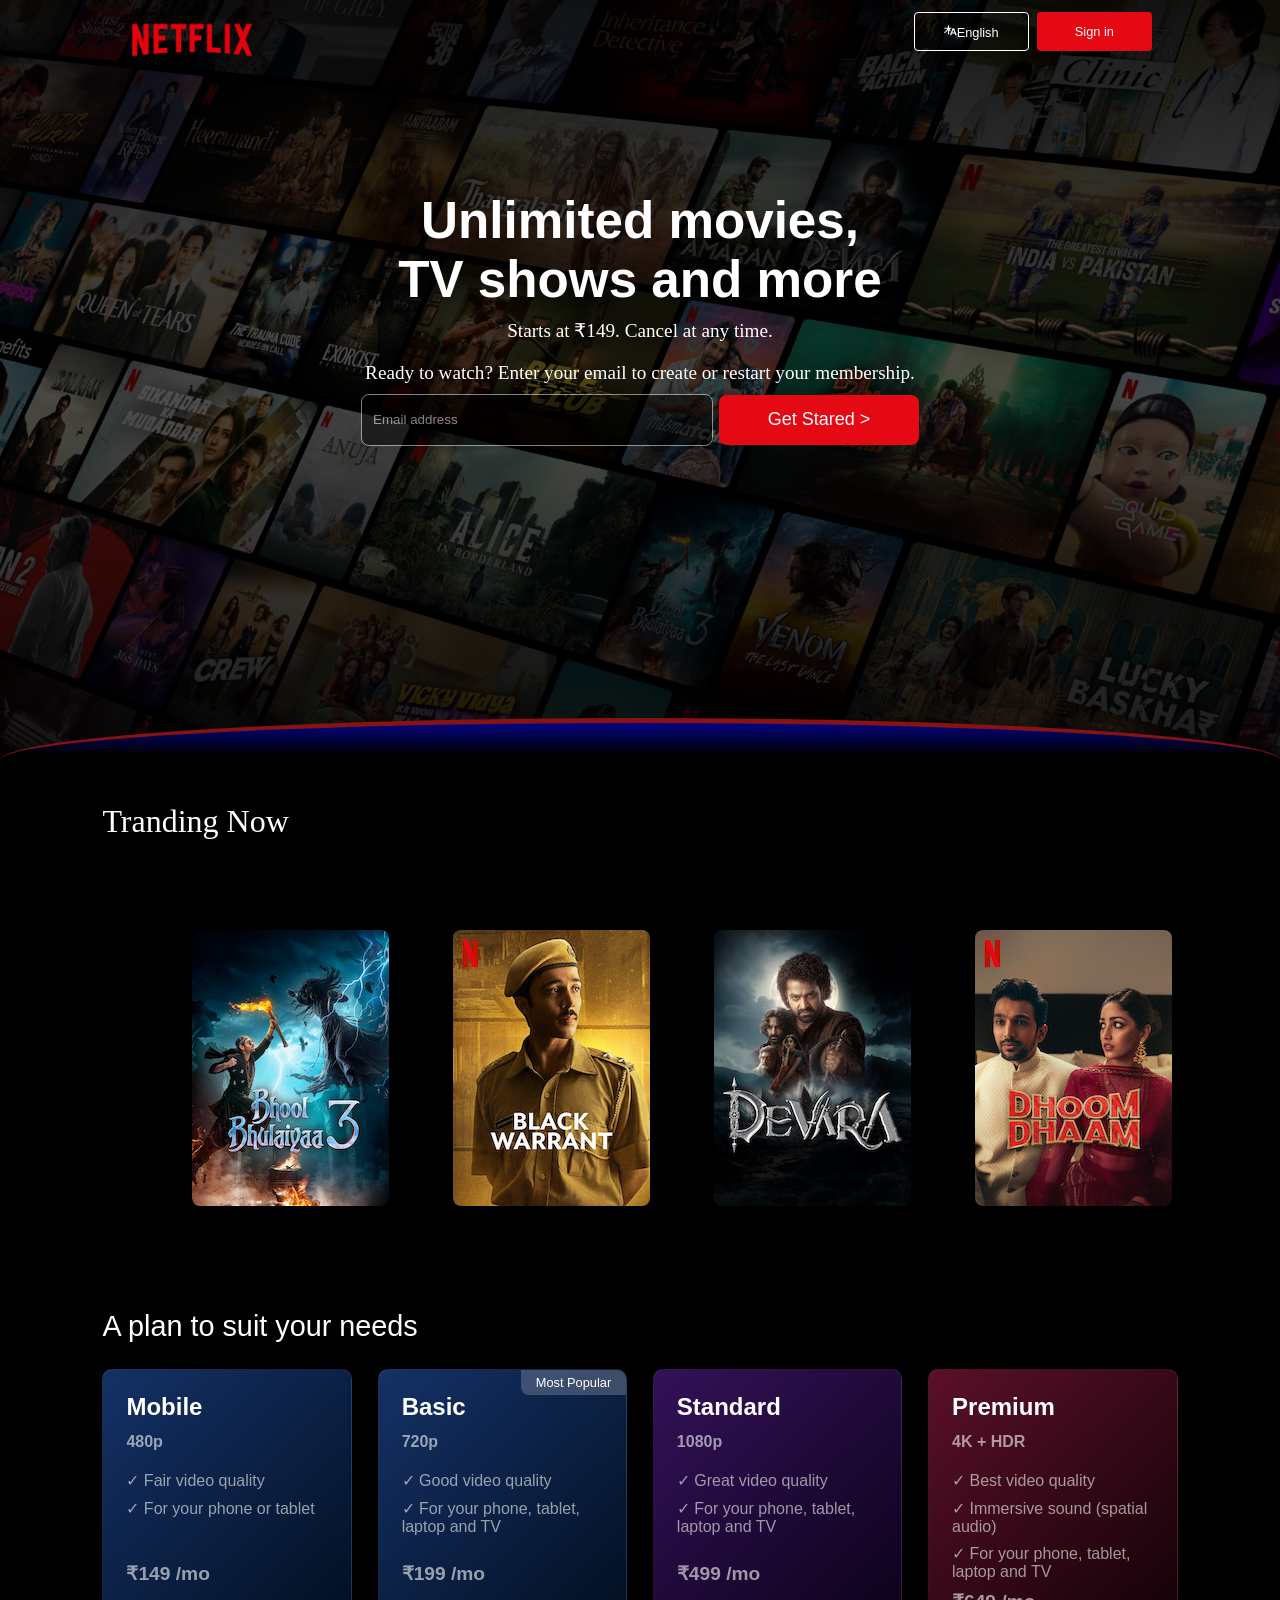
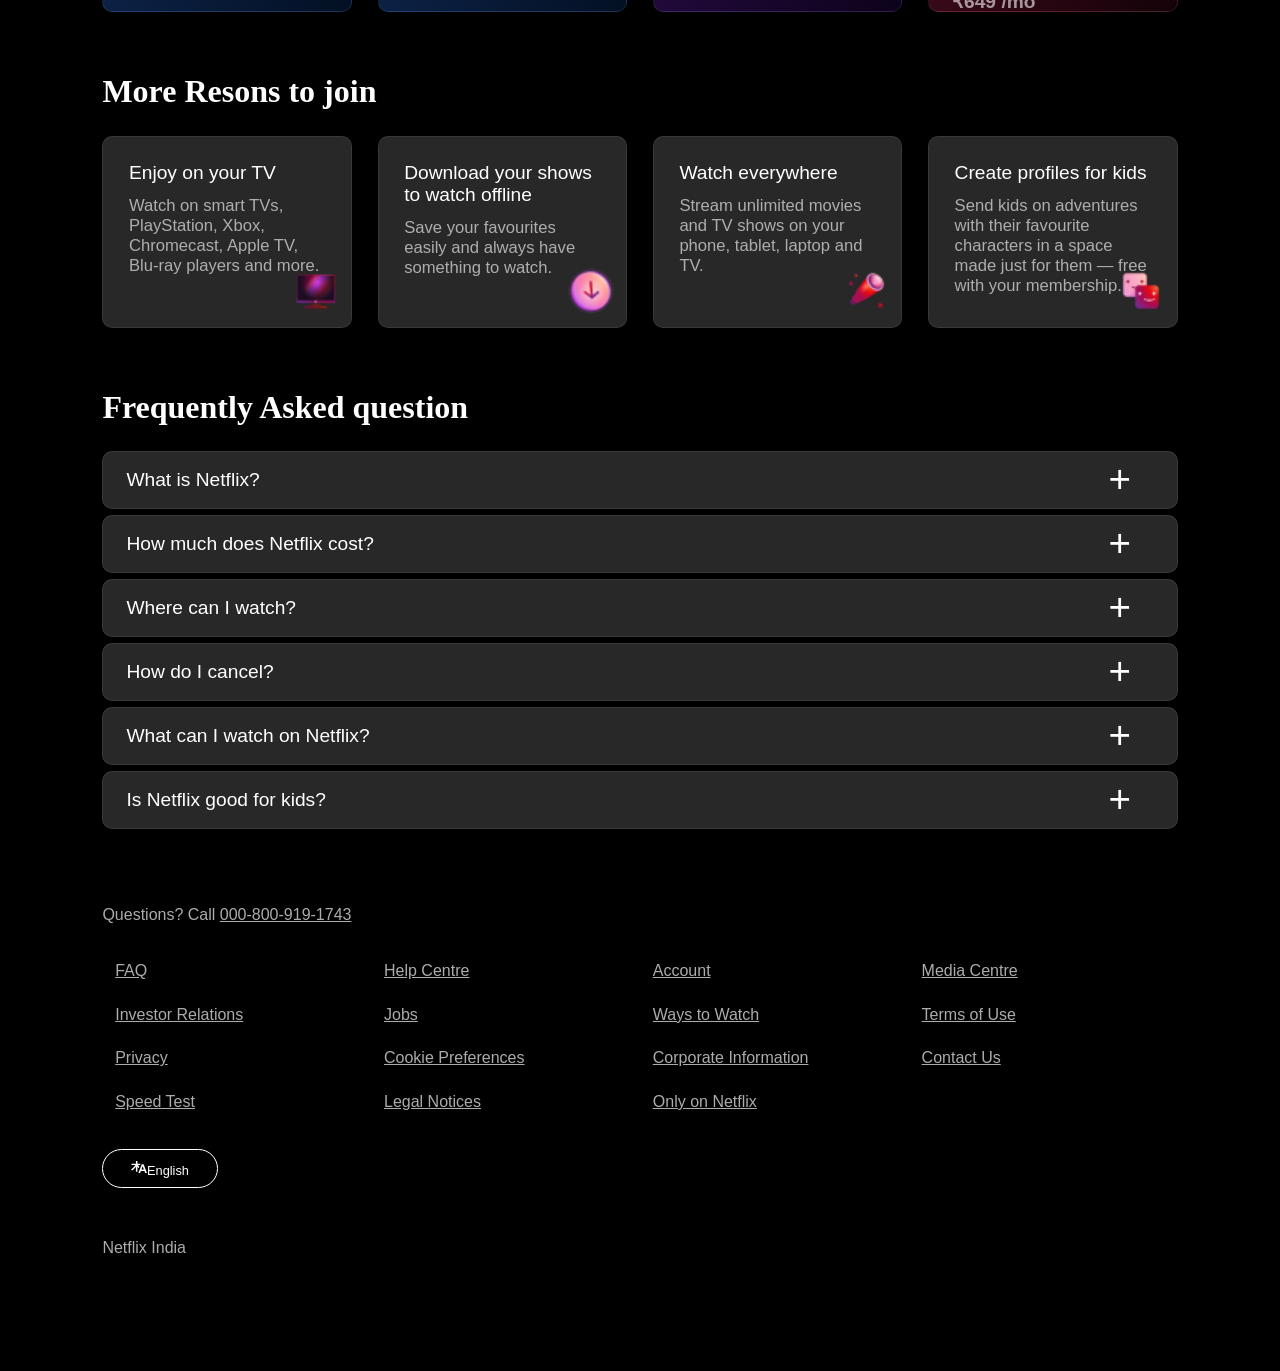
<file: index.html>
<!DOCTYPE html>
<html lang="en">

<head>
    <meta charset="UTF-8">
    <meta name="viewport" content="width=device-width, initial-scale=1.0">
    <title>Netflix</title>
    <link rel="stylesheet" href="style.css">
</head>

<body>
    <div class="main">
        <nav>
            <span>
                <img class="logo" src="imgs/Logonetflix.png" alt="">
            </span>

            <div class="button">
                <button class="english">
                    <svg xmlns="http://www.w3.org/2000/svg" fill="none" role="img" viewBox="0 0 16 16" width="16"
                        height="16" data-icon="LanguagesSmall" aria-hidden="true">
                        <path fill-rule="evenodd" clip-rule="evenodd"
                            d="M10.7668 5.33333L10.5038 5.99715L9.33974 8.9355L8.76866 10.377L7.33333 14H9.10751L9.83505 12.0326H13.4217L14.162 14H16L12.5665 5.33333H10.8278H10.7668ZM10.6186 9.93479L10.3839 10.5632H11.1036H12.8856L11.6348 7.2136L10.6186 9.93479ZM9.52722 4.84224C9.55393 4.77481 9.58574 4.71045 9.62211 4.64954H6.41909V2H4.926V4.64954H0.540802V5.99715H4.31466C3.35062 7.79015 1.75173 9.51463 0 10.4283C0.329184 10.7138 0.811203 11.2391 1.04633 11.5931C2.55118 10.6795 3.90318 9.22912 4.926 7.57316V12.6667H6.41909V7.51606C6.81951 8.15256 7.26748 8.76169 7.7521 9.32292L8.31996 7.88955C7.80191 7.29052 7.34631 6.64699 6.9834 5.99715H9.06968L9.52722 4.84224Z"
                            fill="currentColor"></path>
                    </svg>English
                </button>
                <button class="hov">Sign in</button>
            </div>
        </nav>
        <div class="text">
            <span>Unlimited movies,<br> TV shows and more</span>
            <span>Starts at ₹149. Cancel at any time.</span>
            <span>Ready to watch? Enter your email to create or restart your membership.</span>
        </div>
        <div class="box"></div>
        <div class="email">
            <input type="text" placeholder="   Email address">
            <button class="hov">Get Stared > </button>
        </div>
    </div>
    <div class="curve">
    </div>
    <div class="trend">
        <p class="font">Tranding Now</p>
    </div>
    <div class="smain">
        <div class="scroll">
            <div class="item"><img src="imgs/bhoolbhulaiyaa3.jpg" alt=""></div>
            <div class="item"><img src="imgs/blackwarrant.jpg" alt=""></div>
            <div class="item"><img src="imgs/devara.jpg" alt=""></div>
            <div class="item"><img src="imgs/dhoom-dhaam.jpg" alt=""></div>
            <div class="item"><img src="imgs/kn.jpg" alt=""></div>
            <div class="item"><img src="imgs/lucky-baskhar.jpg" alt=""></div>
            <div class="item"><img src="imgs/mismatched.jpg" alt=""></div>
            <div class="item"><img src="imgs/pushpa2.jpg" alt=""></div>
            <div class="item"><img src="imgs/squid-game.jpg" alt=""></div>
            <div class="item"><img src="imgs/venom-the-last-dance.jpg" alt=""></div>
        </div>
        <h2 class="plans-heading">A plan to suit your needs</h2>
        <div class="plans">
            <div class="plan">
                <font>Mobile</font>
                <p>480p</p>
                <p>✓ Fair video quality</p>
                <p>✓ For your phone or tablet</p>
                <p class="price">₹149 /mo</p>
            </div>
            <div class="plan">
                <font>Basic</font>
                <p>720p</p>
                <p>✓ Good video quality</p>
                <p>✓ For your phone, tablet, laptop and TV</p>
                <p class="price">₹199 /mo</p>
            </div>
            <div class="plan">
                <font>Standard</font>
                <p>1080p</p>
                <p>✓ Great video quality</p>
                <p>✓ For your phone, tablet, laptop and TV</p>
                <p class="price">₹499 /mo</p>
            </div>
            <div class="plan">
                <font>Premium</font>
                <p>4K + HDR</p>
                <p>✓ Best video quality</p>
                <p>✓ Immersive sound (spatial audio)</p>
                <p>✓ For your phone, tablet, laptop and TV</p>
                <p class="price">₹649 /mo</p>
            </div>
        </div>
        <h2 class="resonsheading">More Resons to join</h2>
        <div class="resons">
            <div class="res">
                <font>Enjoy on your TV</font>
                <p>Watch on smart TVs, PlayStation, Xbox, Chromecast, Apple TV, Blu-ray players and more.</p>
                <img src="imgs/converted-image.png" alt="">
            </div>
            <div class="res">
                <font>Download your shows to watch offline</font>
                <p>Save your favourites easily and always have something to watch.</p>
                <img src="imgs/converted-image (1).png" alt="">
            </div>
            <div class="res">
                <font>Watch everywhere</font>
                <p>Stream unlimited movies and TV shows on your phone, tablet, laptop and TV.</p>
                <img src="imgs/converted-image (2).png" alt="">
            </div>
            <div class="res">
                <font>Create profiles for kids</font>
                <p>Send kids on adventures with their favourite characters in a space made just for them — free with
                    your membership.</p>
                <img src="imgs/converted-image (3).png" alt="">
            </div>
        </div>
        <h2 class="questionheading">Frequently Asked question</h2>
        <div class="questions">
            <div class="question">What is Netflix?</div>
            <div class="question">How much does Netflix cost?</div>
            <div class="question">Where can I watch?</div>
            <div class="question">How do I cancel?</div>
            <div class="question">What can I watch on Netflix?</div>
            <div class="question">Is Netflix good for kids?</div>
        </div>
        <footer>
            <div class="footheading">Questions? Call <font>000-800-919-1743</font>
            </div>
            <div class="content">
                <p>FAQ</p>
                <p>Help Centre</p>
                <p>Account</p>
                <p>Media Centre</p>
                <p>Investor Relations</p>
                <p>Jobs</p>
                <p>Ways to Watch</p>
                <p>Terms of Use</p>
                <p>Privacy</p>
                <p>Cookie Preferences</p>
                <p>Corporate Information</p>
                <p>Contact Us</p>
                <p>Speed Test</p>
                <p>Legal Notices</p>
                <p>Only on Netflix</p>
            </div>
            <button class="lastenglish">
                <svg xmlns="http://www.w3.org/2000/svg" fill="none" role="img" viewBox="0 0 16 16" width="16"
                    height="16" data-icon="LanguagesSmall" aria-hidden="true">
                    <path fill-rule="evenodd" clip-rule="evenodd"
                        d="M10.7668 5.33333L10.5038 5.99715L9.33974 8.9355L8.76866 10.377L7.33333 14H9.10751L9.83505 12.0326H13.4217L14.162 14H16L12.5665 5.33333H10.8278H10.7668ZM10.6186 9.93479L10.3839 10.5632H11.1036H12.8856L11.6348 7.2136L10.6186 9.93479ZM9.52722 4.84224C9.55393 4.77481 9.58574 4.71045 9.62211 4.64954H6.41909V2H4.926V4.64954H0.540802V5.99715H4.31466C3.35062 7.79015 1.75173 9.51463 0 10.4283C0.329184 10.7138 0.811203 11.2391 1.04633 11.5931C2.55118 10.6795 3.90318 9.22912 4.926 7.57316V12.6667H6.41909V7.51606C6.81951 8.15256 7.26748 8.76169 7.7521 9.32292L8.31996 7.88955C7.80191 7.29052 7.34631 6.64699 6.9834 5.99715H9.06968L9.52722 4.84224Z"
                        fill="currentColor"></path>
                </svg>English
            </button>
            <p class="end">Netflix India</p>
        </footer>
    </div>
</body>

</html>
</file>
<file: style.css>
* {
    margin: 0;
    padding: 0;
}

.main {
    background-image: url(imgs/back-ground.jpg);
    /* background-size: 100vh; */
    height: 60vw;
    position: relative;
    background-repeat: no-repeat;
    background-size: cover;
    /* box-shadow: inset 0px 0px 0px white; */
}

/* nav start */
nav {
    display: flex;
    align-items: center;
    justify-content: space-around;
}

nav span img {
    width: 10vw;
    background: transparent;
}

nav span {
    margin-top: 20px;
    z-index: 10;
}

.button {
    width: 50%;
    height: 40px;
    display: flex;
    align-items: center;
    justify-content: flex-end;
    gap: 8px;
}

.button svg {
    width: 1vw;
    height: 1vw;
}

.english{
    width: 9vw;
    height: 3vw;
    font-size: 1vw;
    border: 1px solid white;
    opacity: 100%;
    border-radius: 4px;
    z-index: 10;
    color: white;
    background-color: inherit;
}

.button> :nth-child(2) {
    width: 9vw;
    height: 3vw;
    font-size: 1vw;
    border: none;
    background-color: rgb(229, 9, 20);
    border-radius: 4px;
    z-index: 10;
    color: white;
}

/* nav end */
.main .box {
    height: 60vw;
    width: 100%;
    /* opacity: 0.5; */
    /* background-color: black; */
    position: absolute;
    top: 0;
    background-image: linear-gradient(rgba(0, 0, 0, 0.872), rgba(0, 0, 0, 0.589), rgba(0, 0, 0, 0.872));
}

.text {
    /* position: absolute; */
    color: white;
    position: relative;
    z-index: 10;
    display: flex;
    align-items: center;
    justify-content: flex-start;
    flex-direction: column;
    gap: 10px;
}

.text> :nth-child(1) {
    text-align: center;
    font-family: Arial, Helvetica, sans-serif;
    font-weight: 800;
    font-size: 4vw;
    padding-top: 10vw;
}

.text> :nth-child(2) {
    text-align: center;
    font-size: 1.5vw;
    padding-bottom: 10px;
}

.hov:hover {
    cursor: pointer;
    background-color: rgb(128, 9, 9);
}

.text> :nth-child(3) {
    text-align: center;
    font-size: 1.5vw;
    padding-bottom: 10px;
}

.email {
    display: flex;
    align-items: center;
    justify-content: center;
    gap: 6px;
    margin-bottom: 100px;
}

.email input {
    opacity: 50%;
    background-color: black;
    border: 1px solid white;
    border-radius: 8px;
    height: 50px;
    width: 350px;
}

.email input::placeholder {
    color: white;
    z-index: 10;
    font-size: 100%;
}

.email button {
    background-color: rgb(229, 9, 20);
    z-index: 10;
    border-radius: 8px;
    height: 50px;
    width: 200px;
    color: white;
    border: none;
    font-weight: 540;
    font-size: large;
}

/*  cureve  */
.curve {
    width: 100%;
    height: 80px;
    border-top: 5px solid rgb(137, 18, 18);
    border-top-left-radius: 50%;
    position: relative;
    margin-top: -50px;
    border-top-right-radius: 50%;
    background-image: linear-gradient(rgba(3, 3, 130, 0.95) 2%, black 40%);
    display: flex;
    align-items: flex-end;
    justify-content: flex-start;
}

.font{
    color: white;
    font-size: 2rem;    
    background-color: black;
    margin-left: 8vw;
}
.trend{
    background-color: black;
}
/*top ten tranding */
.smain {
    background-color: black;
    padding-bottom: 50px;
}

.scroll {
    display: flex;
    position: relative;
    background-color: black;
    overflow-x: auto;
    gap: 5vw;
    padding: 10vh;
    margin-left: 8vw;
    margin-right: 8vw;
}

.scroll img:hover {
    transition: 0.3s;
    scale: 1.1;
}

.scroll::-webkit-scrollbar {
    width: 0;
}

.item img {
    border-radius: 8px;
    transition: 0.3s;
}

/* plans */
.plans {
    display: flex;
    gap: 2vw;
    margin-left: 8vw;
    margin-right: 8vw;
    margin-top: 2vw;
    padding-bottom: 4vw;
}

.plans-heading {
    color: white;
    font-family: 'Segoe UI', sans-serif;
    margin-left: 8vw;
    font-size: 1.8rem;
    margin-top: 10px;
    font-weight: 500;
}

.plan {
    width: 21vw;
    height: 19vw;
    border-radius: 10px;
    font-family: sans-serif;
    color: white;
    display: flex;
    align-items: flex-start;
    justify-content: flex-start;
    flex-direction: column;
    box-sizing: border-box;
    padding: 1.8vw;
    gap: 0.5vw;
    transition: 0.3s;
    position: relative;
    overflow: hidden;
    border: 1px solid rgba(255, 255, 255, 0.078);
}

.plan:hover {
    transition: 0.3s;
    scale: 1.03;
    box-shadow: 0 0 20px rgba(255, 255, 255, 0.2);
    cursor: pointer;
}

/* Plan card backgrounds */
.plans> :nth-child(1) {
    background: linear-gradient(to bottom right, #143166, #031023);
}

.plans> :nth-child(2) {
    background: linear-gradient(to bottom right, #143166, #031023);
}

.plans> :nth-child(2)::before {
    content: "Most Popular";
    position: absolute;
    top: 0;
    right: 0;
    background: rgba(255, 255, 255, 0.2);
    padding: 5px 15px;
    font-size: 0.8rem;
    border-bottom-left-radius: 8px;
}

.plans> :nth-child(3) {
    background: linear-gradient(to bottom right, #331158, #0d021b);
}

.plans> :nth-child(4) {
    background: linear-gradient(to bottom right, #5a1028, #140208);
}

.plan font {
    font-size:clamp(1.5rem,1vw,1.8rem);
    font-weight: bold;
    margin-bottom: 0.5vw;
}

.plan p {
    font-size: clamp(1rem,1vw,1.3rem);
    margin-bottom: 0.2vw;
    color: rgba(255, 255, 255, 0.58);
}

.plan p:nth-child(2) {
    font-weight: bold;
    margin-bottom: 1vw;
}

.price {
    font-weight: bold;
    font-size: 1.2rem !important;
    margin-top: auto;
}

/* Reson */
.resonsheading {
    color: white;
    font-family: 'Segoe UI';
    margin-left: 8vw;
    font-size: 2rem;
    margin-top: 10px;
    font-weight: 750;
}

.resons {
    display: flex;
    gap: 2vw;
    margin-left: 8vw;
    margin-right: 8vw;
    margin-top: 2vw;
    padding-bottom: 4vw;
}

.res {
    position: relative;
    width: 21vw;
    height: 15vw;
    border-radius: 10px;
    font-family: sans-serif;
    color: white;
    display: flex;
    align-items: flex-start;
    justify-content: flex-start;
    flex-direction: column;
    box-sizing: border-box;
    padding: 1.8vw;
    gap: 0.5vw;
    transition: 0.3s;
    position: relative;
    overflow: hidden;
    background-color: rgba(128, 128, 128, 0.315);
    border: 1px solid rgba(255, 255, 255, 0.078);
}

.res font {
    font-size: clamp(1rem,1.5vw,1.7rem);
    padding: 0.2vw;
}

.res p {
    font-size: clamp(1rem,1.3vw,1.2rem);
    padding: 0.2vw;
    color: rgba(255, 255, 255, 0.623);
}

.res img {
    position: absolute;
    bottom: 0;
    right: 0;
    padding: 1.5vw;
    scale: 1.5;
}

/* Questions */
.questionheading {
    color: white;
    font-family: 'Segoe UI';
    margin-left: 8vw;
    font-size: 2rem;
    margin-top: 10px;
    font-weight: 750;
}

.questions {
    display: flex;
    gap: 0.5vw;
    margin-left: 8vw;
    margin-right: 8vw;
    margin-top: 2vw;
    padding-bottom: 4vw;
    flex-direction: column;
}

.question {
    position: relative;
    width: auto;
    height: 4.5vw;
    border-radius: 10px;
    font-family: sans-serif;
    color: white;
    display: flex;
    align-items: flex-start;
    justify-content: flex-start;
    box-sizing: border-box;
    padding: 1.8vw;
    transition: 0.3s;
    overflow: hidden;
    background-color: rgba(128, 128, 128, 0.315);
    border: 1px solid rgba(255, 255, 255, 0.078);
    align-items: center;
    font-size: 1.2rem;
}
.question::after{
    content: "+";
    position: absolute;
    right: 0;
    padding: 4vw;
    scale: 2;
}
.question:hover{
    transition: 0.3s;
    background-color: rgba(255, 255, 255, 0.395);
    cursor: pointer;
}
/* footer content */
.footheading{
    color: rgba(224, 223, 223, 0.774);
    margin-left: 8vw;
    margin-right: 8vw;
    margin-top: 2vw;
    font-family: Arial, Helvetica, sans-serif;
}
.content{
    display: grid;
    grid-template-columns: 1fr 1fr 1fr 1fr;
    margin-left: 8vw;
    margin-right: 8vw;
    margin-top: 2vw;
}
.footheading font{ 
    color: rgba(224, 223, 223, 0.774);
    text-decoration: underline;
    font-family: Arial;
}
.content p{
    color: rgba(224, 223, 223, 0.774);
    text-decoration: underline;
    font-family: Arial;
    padding: 1vw;
}
.content p,.footheading font:hover{
    cursor: pointer;
}
footer .lastenglish{
    width: 9vw;
    height: 3vw;
    font-size: 1vw;
    border: 1px solid white;
    border-radius: 20px;
    color: white;
    background-color: black;
    margin-left: 8vw;
    margin-right: 8vw;
    margin-top: 2vw;
}
.end {
    color: rgba(224, 223, 223, 0.774);
    font-family: Arial;
    margin: 4vw 8vw 5vw 8vw;
}

@media (max-width:769px) {
    footer .lastenglish{
        width: 20vw;
        height: 7vw;
        font-size: 1rem;
    }
    .text> :nth-child(1) {
        font-size: 5vw;
    }

    .text> :nth-child(2) {
        font-size: 3vw;
    }

    .text> :nth-child(3) {
        font-size: 3vw;
    }

    .main {
        height: 110vw;
    }

    .main .box {
        height: 110vw;
    }

    .button svg {
        width: 3vw;
        height: 3vw;
    }

    nav span {
        margin-top: 4px;
    }

    .logo {
        width: 20vw;
    }

    .button> :nth-child(1) {
        width: 16vw;
        height: 5vw;
        font-size: 3vw;
    }

    .button> :nth-child(2) {
        width: 16vw;
        height: 5vw;
        font-size: 3vw;
    }

    .email {
        flex-direction: column;
        margin-bottom: 10px;
    }

    .email input {
        height: 30px;
        width: 200px;
    }

    .email button {
        height: 30px;
        width: 100px;
        font-size: 15px;
    }

    .curve {
        margin-top: -20px;
        height: 40px;
    }

    .font {
        font-size: 1.8rem;
    }

    .plans {
        flex-direction: column;
        align-items: center;
    }

    .plan {
        width: 80vw;
        height: auto;
        min-height: 200px;
        padding: 20px;
    }

    .plans> :nth-child(2)::before {
        font-size: 0.7rem;
        padding: 3px 10px;
    }

    .resons {
        flex-direction: column;
        align-items: center;
    }

    .res {
        width: 80vw;
        height: auto;
        min-height: 200px;
        padding: 20px;
    }

    .res img {
        padding: 4vw;
    }

    .question {
        height: 12vw;

    }

    .questions {
        gap: 1.3vw;
    }
    .content{
        grid-template-columns: 1fr 1fr;
    }
}
</file>
